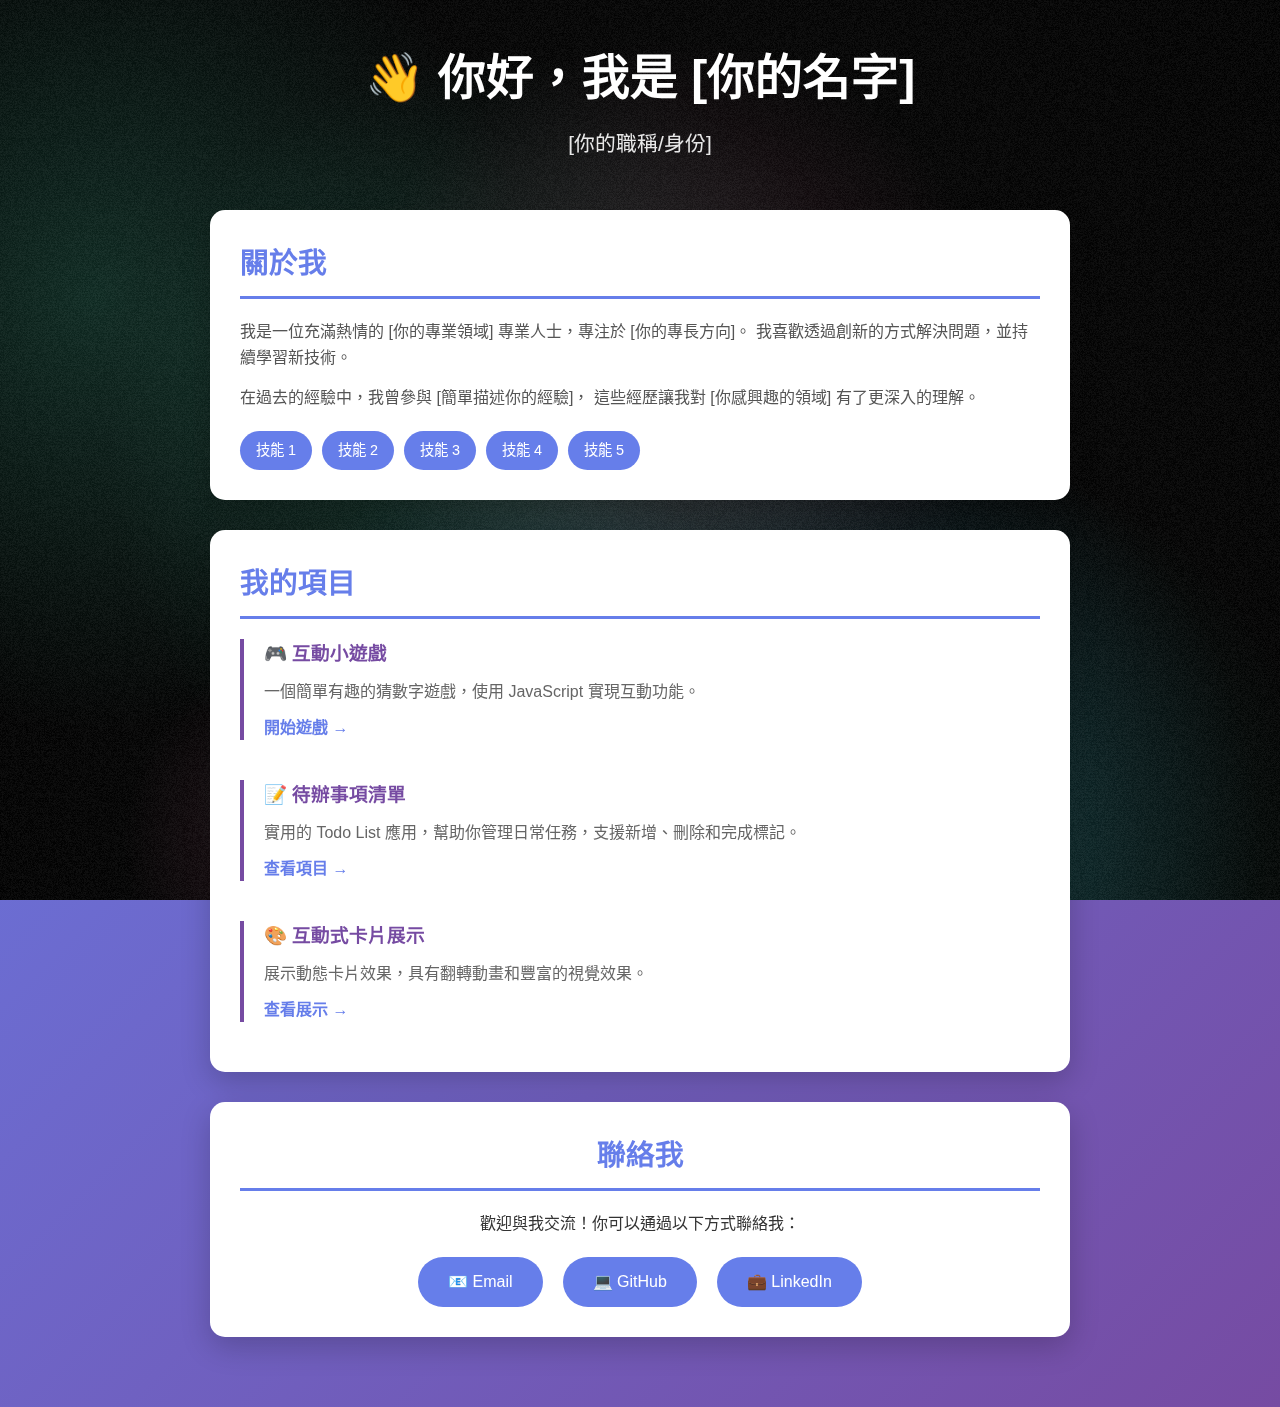
<file: index.html>
<!DOCTYPE html>
<html lang="zh-TW">
<head>
    <meta charset="UTF-8">
    <meta name="viewport" content="width=device-width, initial-scale=1.0">
    <title>我的個人網站</title>
    <link rel="stylesheet" href="css/style.css">
</head>
<body>
    <div class="container">
        <header>
            <h1>👋 你好，我是 [你的名字]</h1>
            <p>[你的職稱/身份]</p>
        </header>

        <div class="card about">
            <h2>關於我</h2>
            <p>
                我是一位充滿熱情的 [你的專業領域] 專業人士，專注於 [你的專長方向]。
                我喜歡透過創新的方式解決問題，並持續學習新技術。
            </p>
            <p>
                在過去的經驗中，我曾參與 [簡單描述你的經驗]，
                這些經歷讓我對 [你感興趣的領域] 有了更深入的理解。
            </p>
            
            <div class="skills">
                <span class="skill-tag">技能 1</span>
                <span class="skill-tag">技能 2</span>
                <span class="skill-tag">技能 3</span>
                <span class="skill-tag">技能 4</span>
                <span class="skill-tag">技能 5</span>
            </div>
        </div>

        <div class="card">
            <h2>我的項目</h2>
            <div class="projects">
                <div class="project">
                    <h3>🎮 互動小遊戲</h3>
                    <p>一個簡單有趣的猜數字遊戲，使用 JavaScript 實現互動功能。</p>
                    <a href="projects/game.html" class="project-link">開始遊戲 →</a>
                </div>

                <div class="project">
                    <h3>📝 待辦事項清單</h3>
                    <p>實用的 Todo List 應用，幫助你管理日常任務，支援新增、刪除和完成標記。</p>
                    <a href="projects/todo.html" class="project-link">查看項目 →</a>
                </div>

                <div class="project">
                    <h3>🎨 互動式卡片展示</h3>
                    <p>展示動態卡片效果，具有翻轉動畫和豐富的視覺效果。</p>
                    <a href="projects/cards.html" class="project-link">查看展示 →</a>
                </div>
            </div>
        </div>

        <div class="card contact">
            <h2>聯絡我</h2>
            <p>歡迎與我交流！你可以通過以下方式聯絡我：</p>
            <div class="contact-links">
                <a href="mailto:your.email@example.com" class="contact-btn">📧 Email</a>
                <a href="https://github.com/yourusername" class="contact-btn">💻 GitHub</a>
                <a href="https://linkedin.com/in/yourusername" class="contact-btn">💼 LinkedIn</a>
            </div>
        </div>
    </div>

    <script src="js/particles.js"></script>
    <script src="js/main.js"></script>
</body>
</html>
</file>
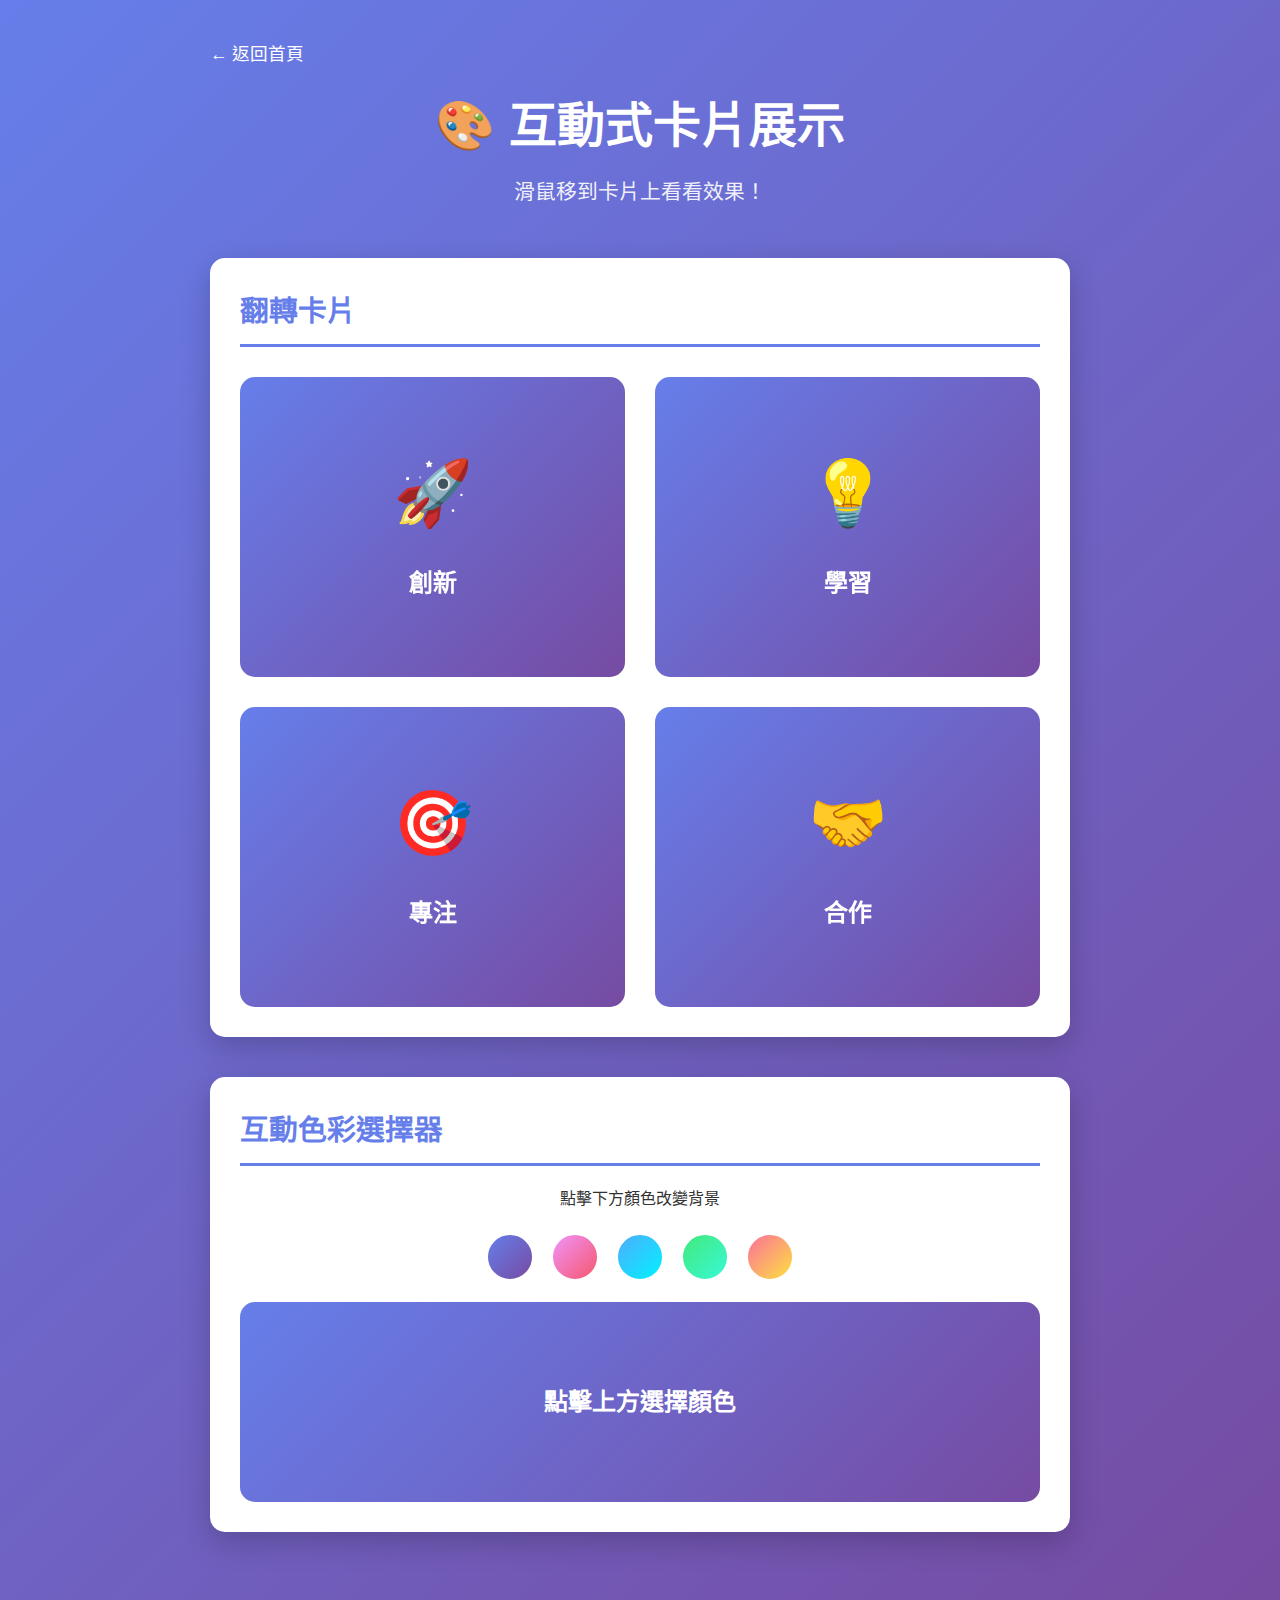
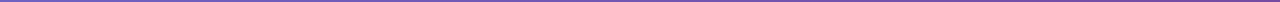
<file: projects/cards.html>
<!DOCTYPE html>
<html lang="zh-TW">
<head>
    <meta charset="UTF-8">
    <meta name="viewport" content="width=device-width, initial-scale=1.0">
    <title>互動式卡片展示</title>
    <link rel="stylesheet" href="../css/style.css">
    <style>
        .cards-grid {
            display: grid;
            grid-template-columns: repeat(auto-fit, minmax(250px, 1fr));
            gap: 30px;
            margin-top: 30px;
        }

        .flip-card {
            background-color: transparent;
            height: 300px;
            perspective: 1000px;
        }

        .flip-card-inner {
            position: relative;
            width: 100%;
            height: 100%;
            text-align: center;
            transition: transform 0.8s;
            transform-style: preserve-3d;
        }

        .flip-card:hover .flip-card-inner {
            transform: rotateY(180deg);
        }

        .flip-card-front, .flip-card-back {
            position: absolute;
            width: 100%;
            height: 100%;
            backface-visibility: hidden;
            border-radius: 15px;
            display: flex;
            flex-direction: column;
            justify-content: center;
            align-items: center;
            padding: 20px;
        }

        .flip-card-front {
            background: linear-gradient(135deg, #667eea 0%, #764ba2 100%);
            color: white;
        }

        .flip-card-back {
            background: linear-gradient(135deg, #f093fb 0%, #f5576c 100%);
            color: white;
            transform: rotateY(180deg);
        }

        .card-icon {
            font-size: 4em;
            margin-bottom: 20px;
        }

        .card-title {
            font-size: 1.5em;
            font-weight: bold;
            margin-bottom: 10px;
        }

        .card-description {
            font-size: 1em;
            line-height: 1.5;
        }

        .interactive-demo {
            margin-top: 40px;
        }

        .color-picker {
            display: flex;
            gap: 15px;
            justify-content: center;
            margin: 20px 0;
        }

        .color-option {
            width: 50px;
            height: 50px;
            border-radius: 50%;
            cursor: pointer;
            border: 3px solid white;
            transition: transform 0.3s;
        }

        .color-option:hover {
            transform: scale(1.2);
        }

        .demo-box {
            width: 100%;
            height: 200px;
            border-radius: 15px;
            transition: background 0.5s;
            display: flex;
            justify-content: center;
            align-items: center;
            font-size: 1.5em;
            color: white;
            font-weight: bold;
        }
    </style>
</head>
<body>
    <div class="container">
        <a href="../index.html" class="back-link">← 返回首頁</a>
        
        <header>
            <h1>🎨 互動式卡片展示</h1>
            <p>滑鼠移到卡片上看看效果！</p>
        </header>

        <div class="card">
            <h2>翻轉卡片</h2>
            <div class="cards-grid">
                <div class="flip-card">
                    <div class="flip-card-inner">
                        <div class="flip-card-front">
                            <div class="card-icon">🚀</div>
                            <div class="card-title">創新</div>
                        </div>
                        <div class="flip-card-back">
                            <div class="card-description">
                                持續探索新技術，<br>
                                用創意解決問題，<br>
                                推動進步與發展。
                            </div>
                        </div>
                    </div>
                </div>

                <div class="flip-card">
                    <div class="flip-card-inner">
                        <div class="flip-card-front">
                            <div class="card-icon">💡</div>
                            <div class="card-title">學習</div>
                        </div>
                        <div class="flip-card-back">
                            <div class="card-description">
                                終身學習的態度，<br>
                                不斷充實自己，<br>
                                迎接每個挑戰。
                            </div>
                        </div>
                    </div>
                </div>

                <div class="flip-card">
                    <div class="flip-card-inner">
                        <div class="flip-card-front">
                            <div class="card-icon">🎯</div>
                            <div class="card-title">專注</div>
                        </div>
                        <div class="flip-card-back">
                            <div class="card-description">
                                全神貫注於目標，<br>
                                追求卓越品質，<br>
                                達成最佳成果。
                            </div>
                        </div>
                    </div>
                </div>

                <div class="flip-card">
                    <div class="flip-card-inner">
                        <div class="flip-card-front">
                            <div class="card-icon">🤝</div>
                            <div class="card-title">合作</div>
                        </div>
                        <div class="flip-card-back">
                            <div class="card-description">
                                團隊協作精神，<br>
                                互相支持成長，<br>
                                共創美好未來。
                            </div>
                        </div>
                    </div>
                </div>
            </div>
        </div>

        <div class="card interactive-demo">
            <h2>互動色彩選擇器</h2>
            <p style="text-align: center; margin-bottom: 20px;">點擊下方顏色改變背景</p>
            
            <div class="color-picker">
                <div class="color-option" style="background: linear-gradient(135deg, #667eea 0%, #764ba2 100%);" 
                     onclick="changeColor('linear-gradient(135deg, #667eea 0%, #764ba2 100%)')"></div>
                <div class="color-option" style="background: linear-gradient(135deg, #f093fb 0%, #f5576c 100%);" 
                     onclick="changeColor('linear-gradient(135deg, #f093fb 0%, #f5576c 100%)')"></div>
                <div class="color-option" style="background: linear-gradient(135deg, #4facfe 0%, #00f2fe 100%);" 
                     onclick="changeColor('linear-gradient(135deg, #4facfe 0%, #00f2fe 100%)')"></div>
                <div class="color-option" style="background: linear-gradient(135deg, #43e97b 0%, #38f9d7 100%);" 
                     onclick="changeColor('linear-gradient(135deg, #43e97b 0%, #38f9d7 100%)')"></div>
                <div class="color-option" style="background: linear-gradient(135deg, #fa709a 0%, #fee140 100%);" 
                     onclick="changeColor('linear-gradient(135deg, #fa709a 0%, #fee140 100%)')"></div>
            </div>

            <div id="demoBox" class="demo-box" style="background: linear-gradient(135deg, #667eea 0%, #764ba2 100%);">
                點擊上方選擇顏色
            </div>
        </div>
    </div>

    <script>
        function changeColor(gradient) {
            const box = document.getElementById('demoBox');
            box.style.background = gradient;
            box.textContent = '太棒了！';
            
            setTimeout(() => {
                box.textContent = '點擊上方選擇顏色';
            }, 1000);
        }

        // 為卡片添加點擊翻轉（移動設備）
        document.querySelectorAll('.flip-card').forEach(card => {
            card.addEventListener('click', function() {
                this.querySelector('.flip-card-inner').style.transform = 
                    this.querySelector('.flip-card-inner').style.transform === 'rotateY(180deg)' 
                    ? 'rotateY(0deg)' 
                    : 'rotateY(180deg)';
            });
        });
    </script>
</body>
</html>
</file>
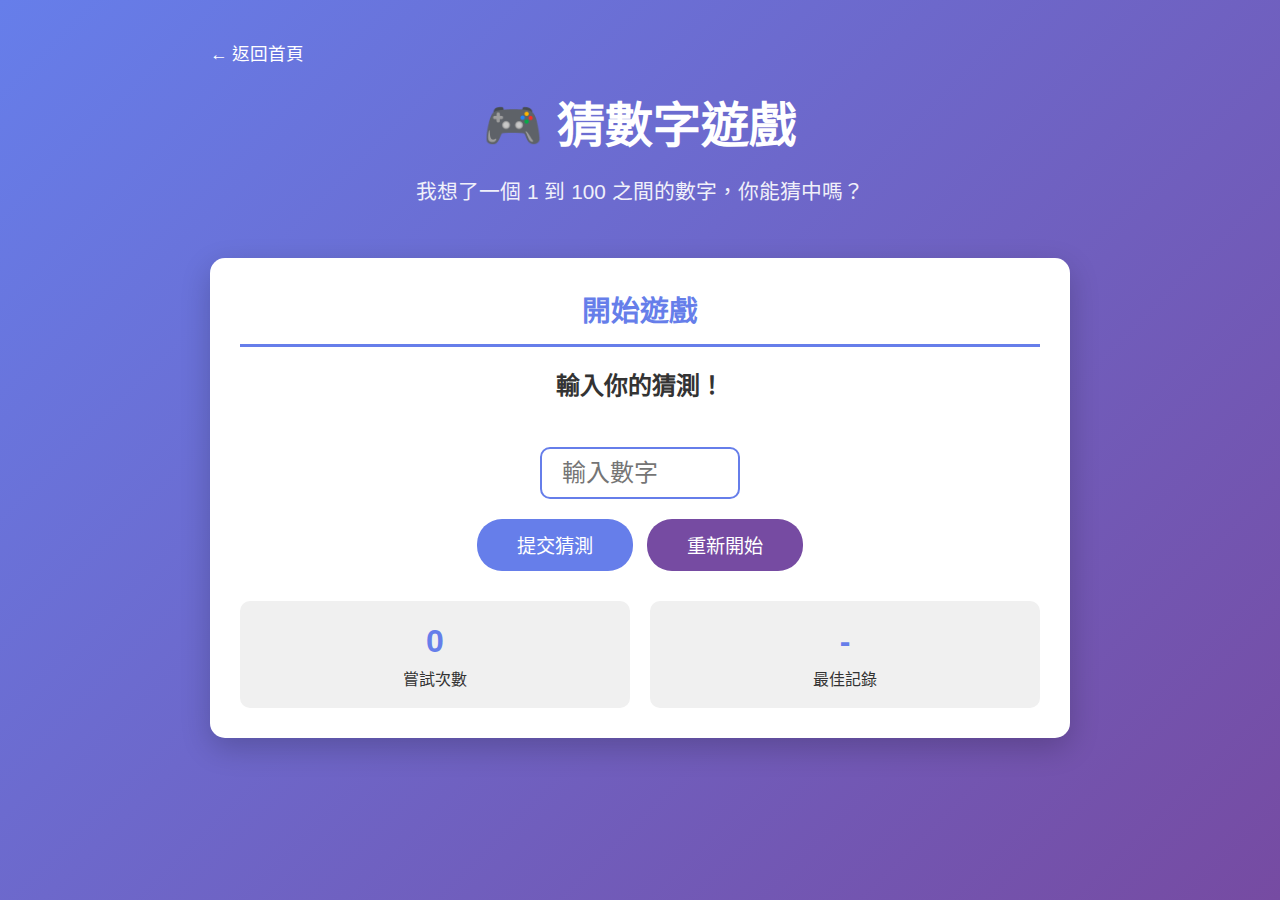
<file: projects/game.html>
<!DOCTYPE html>
<html lang="zh-TW">
<head>
    <meta charset="UTF-8">
    <meta name="viewport" content="width=device-width, initial-scale=1.0">
    <title>猜數字遊戲</title>
    <link rel="stylesheet" href="../css/style.css">
    <style>
        .game-container {
            text-align: center;
        }

        .game-input {
            font-size: 1.5em;
            padding: 10px 20px;
            border: 2px solid #667eea;
            border-radius: 10px;
            margin: 20px 0;
            width: 200px;
        }

        .game-btn {
            font-size: 1.2em;
            padding: 12px 40px;
            background: #667eea;
            color: white;
            border: none;
            border-radius: 25px;
            cursor: pointer;
            transition: transform 0.3s;
        }

        .game-btn:hover {
            transform: scale(1.05);
            background: #5568d3;
        }

        .message {
            font-size: 1.5em;
            margin: 20px 0;
            min-height: 40px;
            font-weight: bold;
        }

        .success {
            color: #28a745;
        }

        .hint {
            color: #ff6b6b;
        }

        .stats {
            display: flex;
            justify-content: space-around;
            margin-top: 30px;
            gap: 20px;
        }

        .stat-item {
            background: #f0f0f0;
            padding: 15px;
            border-radius: 10px;
            flex: 1;
        }

        .stat-number {
            font-size: 2em;
            color: #667eea;
            font-weight: bold;
        }
    </style>
</head>
<body>
    <div class="container">
        <a href="../index.html" class="back-link">← 返回首頁</a>
        
        <header>
            <h1>🎮 猜數字遊戲</h1>
            <p>我想了一個 1 到 100 之間的數字，你能猜中嗎？</p>
        </header>

        <div class="card game-container">
            <h2>開始遊戲</h2>
            <div class="message" id="message">輸入你的猜測！</div>
            
            <input type="number" id="guessInput" class="game-input" min="1" max="100" placeholder="輸入數字">
            <br>
            <button onclick="checkGuess()" class="game-btn">提交猜測</button>
            <button onclick="resetGame()" class="game-btn" style="background: #764ba2; margin-left: 10px;">重新開始</button>

            <div class="stats">
                <div class="stat-item">
                    <div class="stat-number" id="attempts">0</div>
                    <div>嘗試次數</div>
                </div>
                <div class="stat-item">
                    <div class="stat-number" id="best">-</div>
                    <div>最佳記錄</div>
                </div>
            </div>
        </div>
    </div>

    <script>
        let targetNumber = Math.floor(Math.random() * 100) + 1;
        let attempts = 0;
        let bestScore = localStorage.getItem('bestScore') || '-';

        document.getElementById('best').textContent = bestScore;

        // 支援 Enter 鍵提交
        document.getElementById('guessInput').addEventListener('keypress', function(e) {
            if (e.key === 'Enter') {
                checkGuess();
            }
        });

        function checkGuess() {
            const input = document.getElementById('guessInput');
            const guess = parseInt(input.value);
            const message = document.getElementById('message');

            if (!guess || guess < 1 || guess > 100) {
                message.textContent = '請輸入 1 到 100 之間的數字！';
                message.className = 'message hint';
                return;
            }

            attempts++;
            document.getElementById('attempts').textContent = attempts;

            if (guess === targetNumber) {
                message.textContent = `🎉 恭喜！你猜對了！用了 ${attempts} 次嘗試。`;
                message.className = 'message success';
                
                // 更新最佳記錄
                if (bestScore === '-' || attempts < parseInt(bestScore)) {
                    bestScore = attempts;
                    localStorage.setItem('bestScore', bestScore);
                    document.getElementById('best').textContent = bestScore;
                }
            } else if (guess < targetNumber) {
                message.textContent = '📈 太小了！試試更大的數字。';
                message.className = 'message hint';
            } else {
                message.textContent = '📉 太大了！試試更小的數字。';
                message.className = 'message hint';
            }

            input.value = '';
            input.focus();
        }

        function resetGame() {
            targetNumber = Math.floor(Math.random() * 100) + 1;
            attempts = 0;
            document.getElementById('attempts').textContent = '0';
            document.getElementById('message').textContent = '遊戲已重新開始！';
            document.getElementById('message').className = 'message';
            document.getElementById('guessInput').value = '';
        }
    </script>
</body>
</html>
</file>
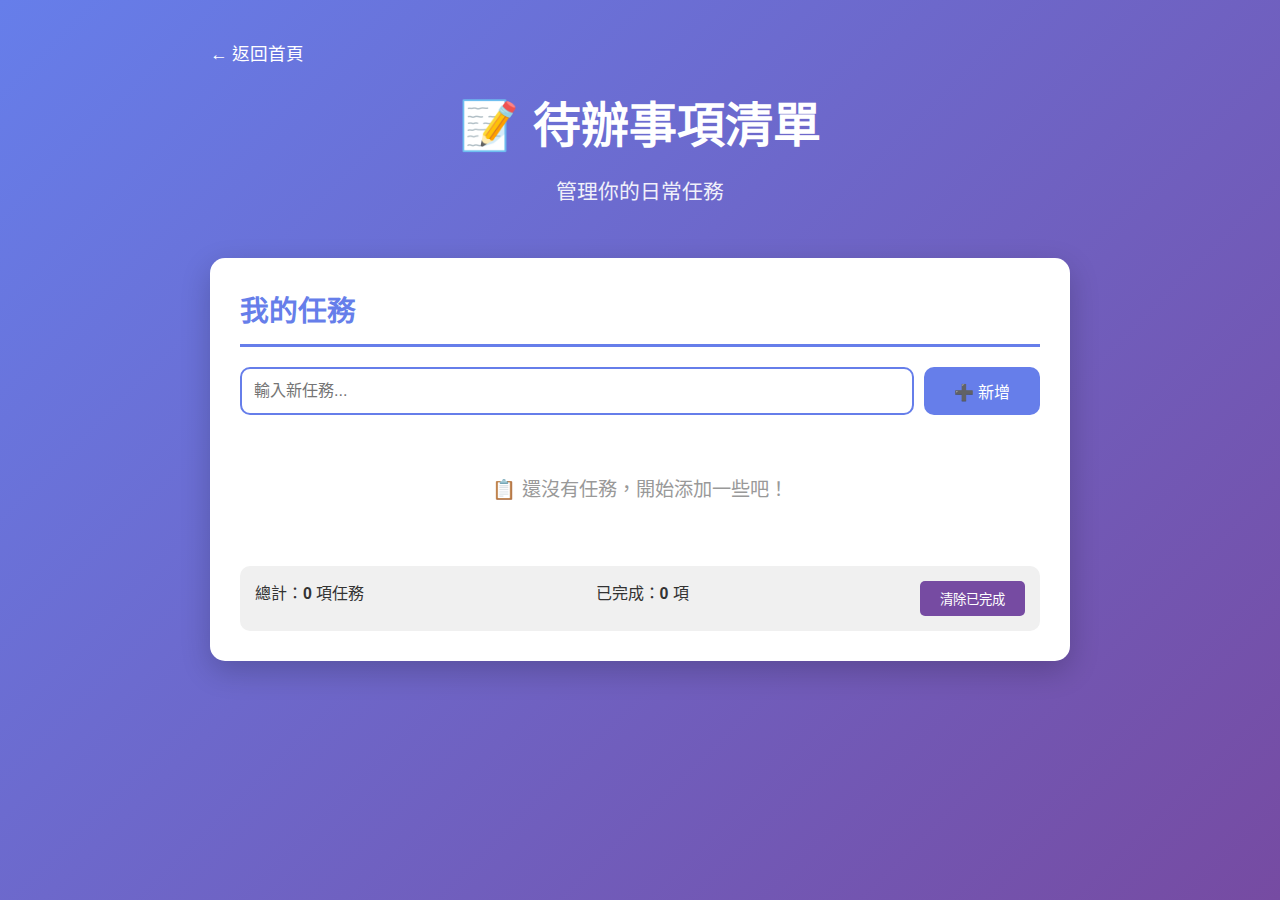
<file: projects/todo.html>
<!DOCTYPE html>
<html lang="zh-TW">
<head>
    <meta charset="UTF-8">
    <meta name="viewport" content="width=device-width, initial-scale=1.0">
    <title>待辦事項清單</title>
    <link rel="stylesheet" href="../css/style.css">
    <style>
        .todo-input-container {
            display: flex;
            gap: 10px;
            margin-bottom: 20px;
        }

        .todo-input {
            flex: 1;
            padding: 12px;
            font-size: 1em;
            border: 2px solid #667eea;
            border-radius: 10px;
        }

        .add-btn {
            padding: 12px 30px;
            background: #667eea;
            color: white;
            border: none;
            border-radius: 10px;
            cursor: pointer;
            font-size: 1em;
            transition: background 0.3s;
        }

        .add-btn:hover {
            background: #5568d3;
        }

        .todo-list {
            list-style: none;
        }

        .todo-item {
            background: #f8f9fa;
            padding: 15px;
            margin-bottom: 10px;
            border-radius: 10px;
            display: flex;
            align-items: center;
            gap: 15px;
            transition: transform 0.3s;
        }

        .todo-item:hover {
            transform: translateX(5px);
        }

        .todo-item.completed {
            opacity: 0.6;
            text-decoration: line-through;
        }

        .todo-checkbox {
            width: 20px;
            height: 20px;
            cursor: pointer;
        }

        .todo-text {
            flex: 1;
            font-size: 1.1em;
        }

        .delete-btn {
            background: #ff6b6b;
            color: white;
            border: none;
            padding: 8px 15px;
            border-radius: 5px;
            cursor: pointer;
            transition: background 0.3s;
        }

        .delete-btn:hover {
            background: #ff5252;
        }

        .empty-state {
            text-align: center;
            color: #999;
            padding: 40px;
            font-size: 1.2em;
        }

        .stats-bar {
            display: flex;
            justify-content: space-between;
            margin-top: 20px;
            padding: 15px;
            background: #f0f0f0;
            border-radius: 10px;
        }

        .clear-btn {
            background: #764ba2;
            color: white;
            border: none;
            padding: 8px 20px;
            border-radius: 5px;
            cursor: pointer;
        }
    </style>
</head>
<body>
    <div class="container">
        <a href="../index.html" class="back-link">← 返回首頁</a>
        
        <header>
            <h1>📝 待辦事項清單</h1>
            <p>管理你的日常任務</p>
        </header>

        <div class="card">
            <h2>我的任務</h2>
            
            <div class="todo-input-container">
                <input type="text" id="todoInput" class="todo-input" placeholder="輸入新任務...">
                <button onclick="addTodo()" class="add-btn">➕ 新增</button>
            </div>

            <ul id="todoList" class="todo-list"></ul>
            <div id="emptyState" class="empty-state" style="display: none;">
                📋 還沒有任務，開始添加一些吧！
            </div>

            <div class="stats-bar">
                <span>總計：<strong id="totalCount">0</strong> 項任務</span>
                <span>已完成：<strong id="completedCount">0</strong> 項</span>
                <button onclick="clearCompleted()" class="clear-btn">清除已完成</button>
            </div>
        </div>
    </div>

    <script>
        let todos = JSON.parse(localStorage.getItem('todos')) || [];

        // 頁面載入時顯示所有任務
        renderTodos();

        // 支援 Enter 鍵新增
        document.getElementById('todoInput').addEventListener('keypress', function(e) {
            if (e.key === 'Enter') {
                addTodo();
            }
        });

        function addTodo() {
            const input = document.getElementById('todoInput');
            const text = input.value.trim();

            if (!text) {
                alert('請輸入任務內容！');
                return;
            }

            todos.push({
                id: Date.now(),
                text: text,
                completed: false
            });

            input.value = '';
            saveTodos();
            renderTodos();
        }

        function toggleTodo(id) {
            const todo = todos.find(t => t.id === id);
            if (todo) {
                todo.completed = !todo.completed;
                saveTodos();
                renderTodos();
            }
        }

        function deleteTodo(id) {
            todos = todos.filter(t => t.id !== id);
            saveTodos();
            renderTodos();
        }

        function clearCompleted() {
            todos = todos.filter(t => !t.completed);
            saveTodos();
            renderTodos();
        }

        function renderTodos() {
            const list = document.getElementById('todoList');
            const emptyState = document.getElementById('emptyState');

            if (todos.length === 0) {
                list.innerHTML = '';
                emptyState.style.display = 'block';
            } else {
                emptyState.style.display = 'none';
                list.innerHTML = todos.map(todo => `
                    <li class="todo-item ${todo.completed ? 'completed' : ''}">
                        <input type="checkbox" 
                               class="todo-checkbox" 
                               ${todo.completed ? 'checked' : ''}
                               onchange="toggleTodo(${todo.id})">
                        <span class="todo-text">${todo.text}</span>
                        <button onclick="deleteTodo(${todo.id})" class="delete-btn">🗑️</button>
                    </li>
                `).join('');
            }

            // 更新統計
            document.getElementById('totalCount').textContent = todos.length;
            document.getElementById('completedCount').textContent = 
                todos.filter(t => t.completed).length;
        }

        function saveTodos() {
            localStorage.setItem('todos', JSON.stringify(todos));
        }
    </script>
</body>
</html>
</file>
<file: css/style.css>
* {
    margin: 0;
    padding: 0;
    box-sizing: border-box;
}

body {
    font-family: 'Segoe UI', Arial, sans-serif;
    line-height: 1.6;
    color: #333;
    background: linear-gradient(135deg, #667eea 0%, #764ba2 100%);
    min-height: 100vh;
}

.container {
    max-width: 900px;
    margin: 0 auto;
    padding: 40px 20px;
}

header {
    text-align: center;
    color: white;
    margin-bottom: 50px;
    animation: fadeIn 1s ease-in;
}

header h1 {
    font-size: 3em;
    margin-bottom: 10px;
}

header p {
    font-size: 1.3em;
    opacity: 0.9;
}

.card {
    background: white;
    border-radius: 15px;
    padding: 30px;
    margin-bottom: 30px;
    box-shadow: 0 10px 30px rgba(0,0,0,0.2);
    animation: slideUp 0.8s ease-out;
}

h2 {
    color: #667eea;
    margin-bottom: 20px;
    font-size: 1.8em;
    border-bottom: 3px solid #667eea;
    padding-bottom: 10px;
}

.about p {
    margin-bottom: 15px;
    color: #555;
}

.skills {
    display: flex;
    flex-wrap: wrap;
    gap: 10px;
    margin-top: 20px;
}

.skill-tag {
    background: #667eea;
    color: white;
    padding: 8px 16px;
    border-radius: 20px;
    font-size: 0.9em;
}

.projects {
    display: grid;
    gap: 20px;
}

.project {
    border-left: 4px solid #764ba2;
    padding-left: 20px;
    margin-bottom: 20px;
    transition: transform 0.3s;
}

.project:hover {
    transform: translateX(10px);
}

.project h3 {
    color: #764ba2;
    margin-bottom: 10px;
}

.project p {
    color: #666;
    margin-bottom: 10px;
}

.project-link {
    color: #667eea;
    text-decoration: none;
    font-weight: bold;
}

.project-link:hover {
    text-decoration: underline;
}

.contact {
    text-align: center;
}

.contact-links {
    display: flex;
    justify-content: center;
    gap: 20px;
    margin-top: 20px;
    flex-wrap: wrap;
}

.contact-btn {
    background: #667eea;
    color: white;
    padding: 12px 30px;
    border-radius: 25px;
    text-decoration: none;
    transition: transform 0.3s, box-shadow 0.3s;
    display: inline-block;
}

.contact-btn:hover {
    transform: translateY(-3px);
    box-shadow: 0 5px 15px rgba(102, 126, 234, 0.4);
}

.back-link {
    display: inline-block;
    margin-bottom: 20px;
    color: white;
    text-decoration: none;
    font-size: 1.1em;
    transition: transform 0.3s;
}

.back-link:hover {
    transform: translateX(-5px);
}

@keyframes fadeIn {
    from { opacity: 0; }
    to { opacity: 1; }
}

@keyframes slideUp {
    from {
        opacity: 0;
        transform: translateY(30px);
    }
    to {
        opacity: 1;
        transform: translateY(0);
    }
}

@media (max-width: 768px) {
    header h1 {
        font-size: 2em;
    }
    
    .contact-links {
        flex-direction: column;
    }
}
</file>
